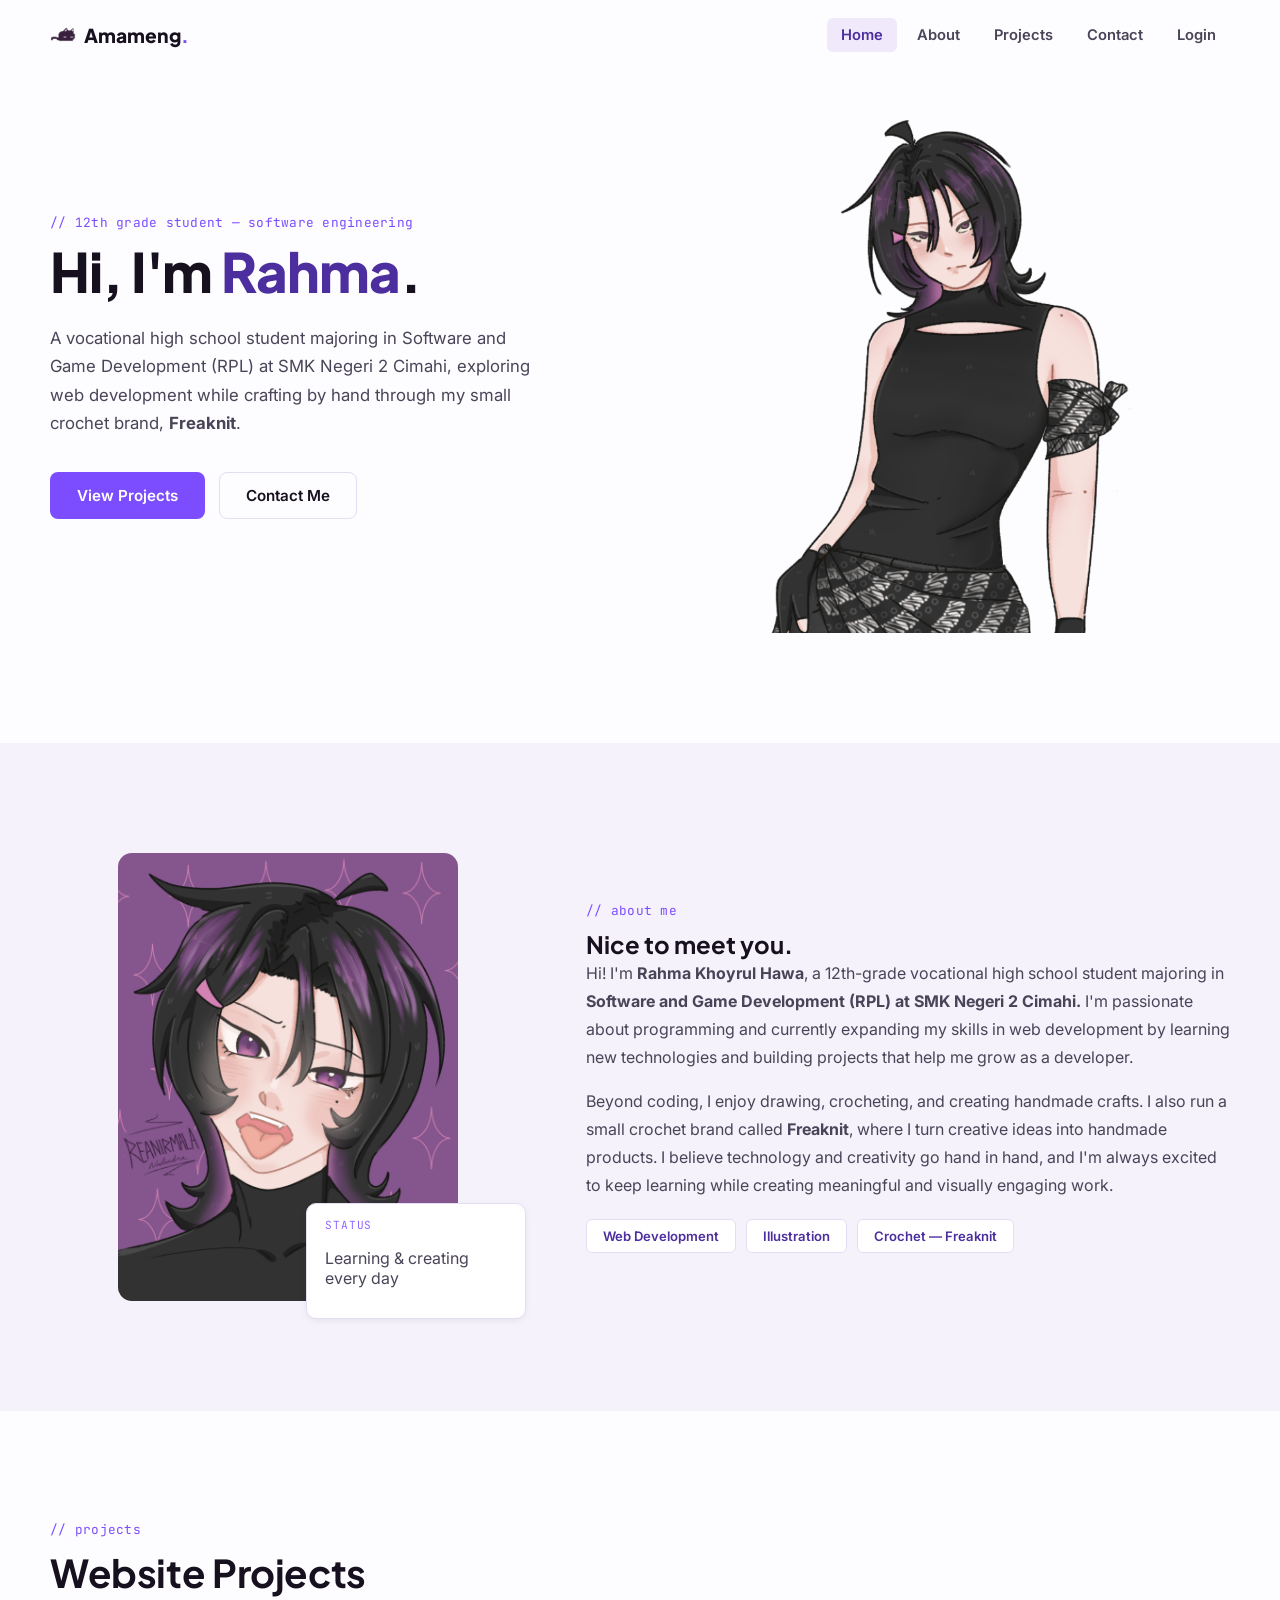
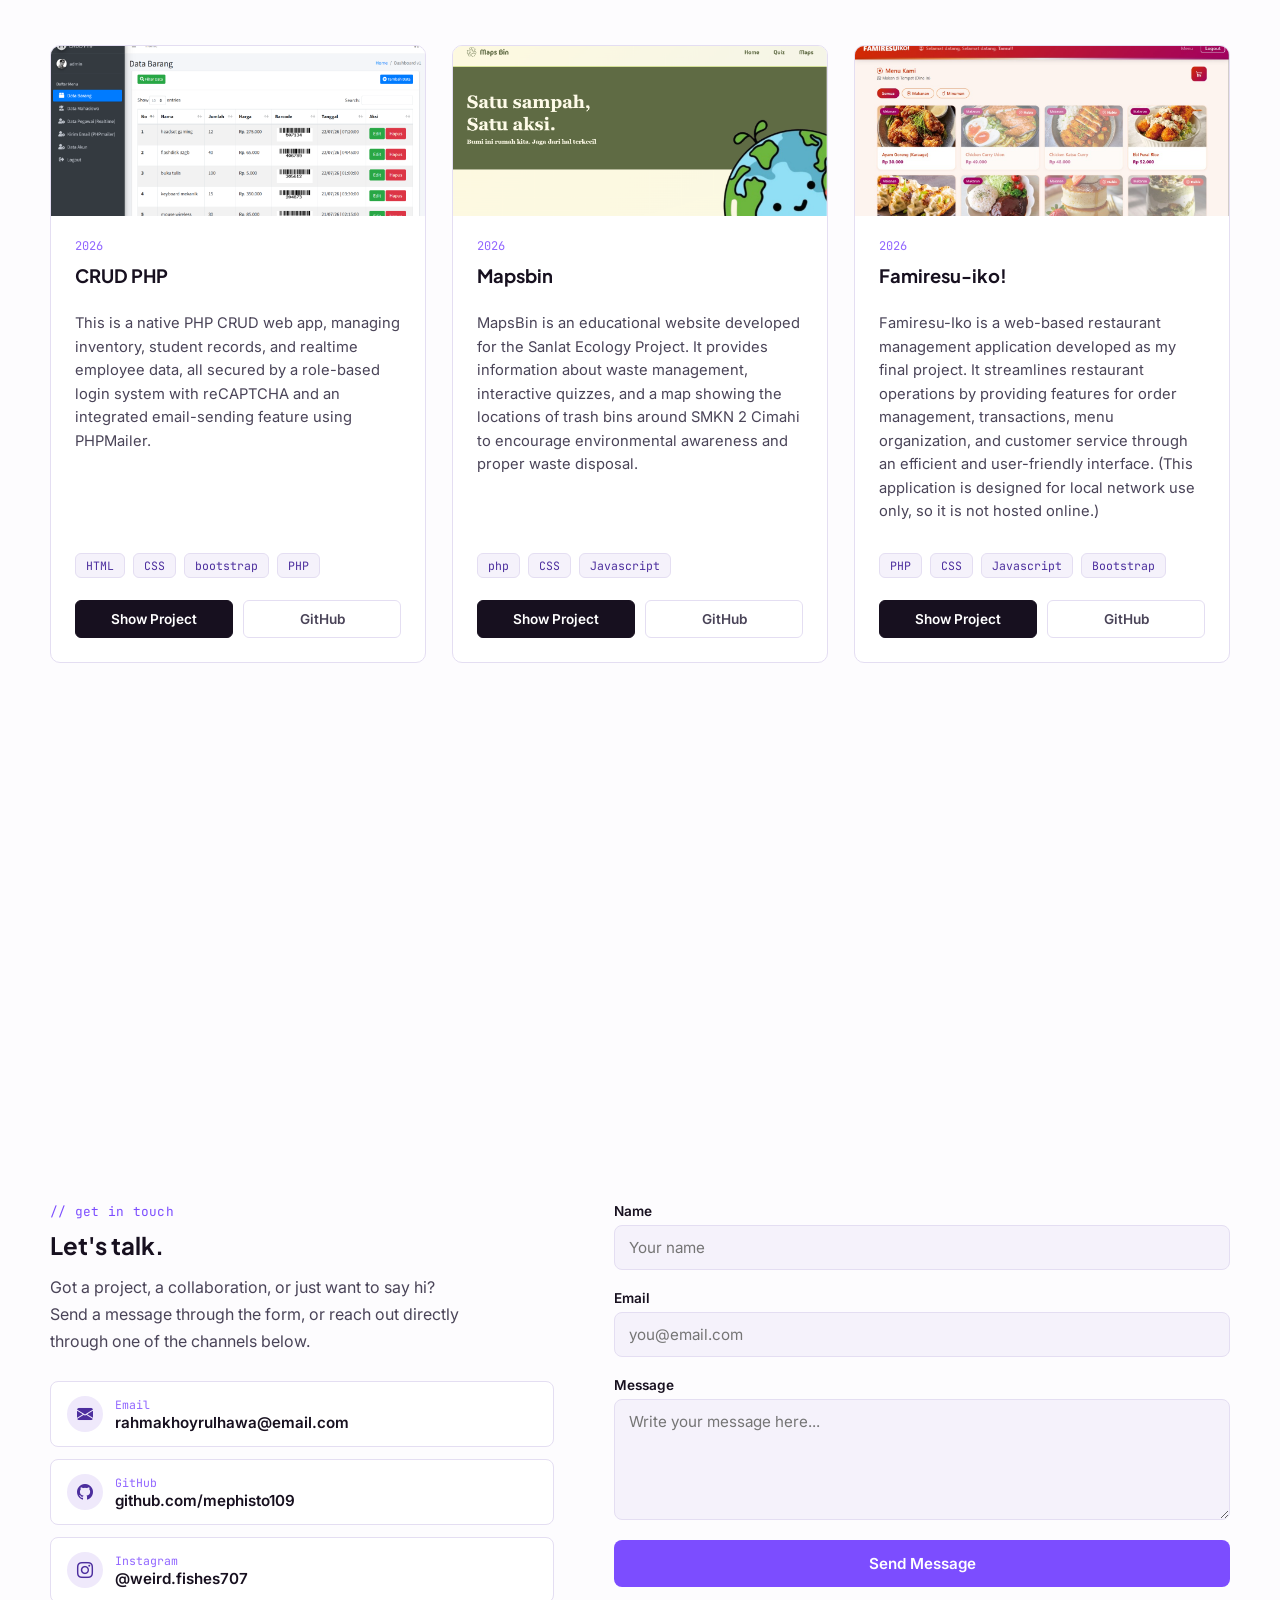
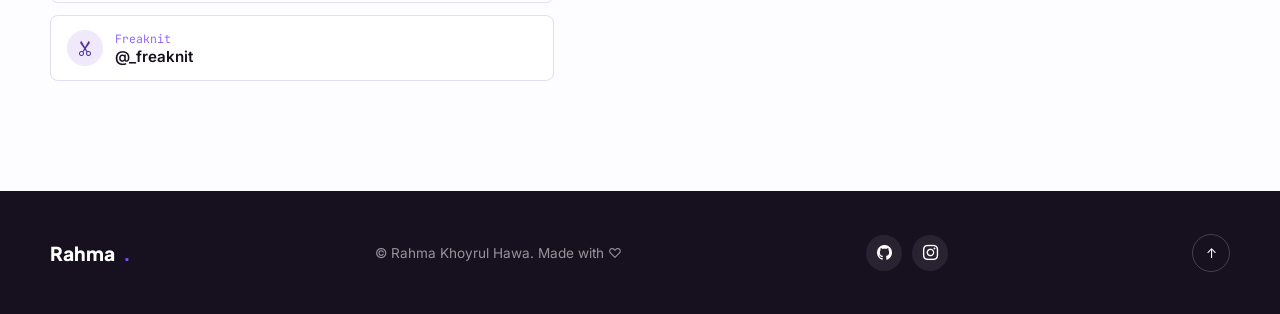
<file: index.html>
<!DOCTYPE html>
<html lang="en">

<head>
  <meta charset="UTF-8">
  <meta name="viewport" content="width=device-width, initial-scale=1.0">
  <title>Amameng</title>
  <link rel="icon" type="image/png" href="images/logo.png">
  <meta name="description" content="Personal portfolio — websites, illustration, and crochet.">

  <link rel="preconnect" href="https://fonts.googleapis.com">
  <link rel="preconnect" href="https://fonts.gstatic.com" crossorigin>
  <link
    href="https://fonts.googleapis.com/css2?family=Plus+Jakarta+Sans:wght@400;500;600;700;800&family=Inter:wght@400;500;600&family=JetBrains+Mono:wght@400;500&display=swap"
    rel="stylesheet">

  <!-- Bootstrap Icons -->
  <link rel="stylesheet" href="https://cdn.jsdelivr.net/npm/bootstrap-icons@1.11.3/font/bootstrap-icons.min.css">

  <link rel="stylesheet" href="css/style.css">
</head>

<body>

  <!-- ===== NAVBAR ===== -->
  <header class="navbar" id="navbar">
    <div class="nav-inner">
      <a href="#home" class="nav-logo">
        <img src="images/logo.png" alt="Amameng logo" class="nav-logo-img">
        <span>Amameng<span class="dot">.</span></span>
      </a>
      <nav class="nav-links" id="navLinks">
        <a href="#home" class="nav-link active" data-section="home">Home</a>
        <a href="#about" class="nav-link" data-section="about">About</a>
        <a href="#projects" class="nav-link" data-section="projects">Projects</a>
        <a href="#contact" class="nav-link" data-section="contact">Contact</a>
        <a href="https://rahmakhoyrul-crud-php.sao.dom.my.id/" class="nav-link" data-section="contact">Login</a>
      </nav>
      <button class="nav-toggle" id="navToggle" aria-label="Open menu" aria-expanded="false">
        <span></span><span></span><span></span>
      </button>
    </div>
  </header>

  <main>

    <!-- ===== HERO ===== -->
    <section class="hero" id="home">
      <div class="hero-inner">
        <div class="hero-text reveal">
          <p class="eyebrow">// 12th grade student — software engineering</p>
          <h1 class="hero-title">Hi, I'm <span class="grad-text">Rahma</span>.</h1>
          <p class="hero-desc">A vocational high school student majoring in Software and Game Development (RPL) at SMK
            Negeri 2 Cimahi, exploring web development while crafting by hand through my small crochet brand,
            <strong>Freaknit</strong>.
          </p>
          <div class="hero-actions">
            <a href="#projects" class="btn btn-primary">View Projects</a>
            <a href="#contact" class="btn btn-ghost">Contact Me</a>
          </div>
        </div>
        <div class="hero-visual reveal">
          <div class="hero-portrait">
            <img src="images/rahma-portrait.png" alt="Illustrated portrait of Rahma">
          </div>
        </div>
      </div>
      <!--<div class="scroll-cue" aria-hidden="true"><span></span></div>-->
    </section>

    <!-- ===== ABOUT ===== -->
    <section class="about" id="about">
      <div class="about-inner">
        <div class="about-visual reveal">
          <div class="about-photo">
            <div><img src="images/rahma-photo.png" alt="photo-desc" class="avatar-placeholder large"></div>
          </div>
          <div class="about-card-float">
            <p class="mono-label">status</p>
            <p>Learning &amp; creating every day </p>
          </div>
        </div>
        <div class="about-content reveal">
          <p class="eyebrow">// about me</p>
          <h2>Nice to meet you.</h2>
          <p class="about-text">
            Hi! I'm <strong>Rahma Khoyrul Hawa</strong>, a 12th-grade vocational high school student majoring in
            <strong>Software and Game
              Development (RPL) at SMK Negeri 2 Cimahi.</strong> I'm passionate about programming and currently
            expanding my skills
            in web development by learning new technologies and building projects that help me grow as a developer.
          </p>
          <p class="about-text">
            Beyond coding, I enjoy drawing, crocheting, and creating handmade crafts. I also run a small crochet brand
            called <strong>Freaknit</strong>, where I turn creative ideas into handmade products. I believe technology and creativity go
            hand in hand, and I'm always excited to keep learning while creating meaningful and visually engaging work.
          </p>
          <div class="about-tags">
            <span>Web Development</span>
            <!--<span>Game Development</span>-->
            <span>Illustration</span>
            <span>Crochet — Freaknit</span>
          </div>
        </div>
      </div>
    </section>

    <!-- ===== PROJECTS ===== -->
    <section class="projects" id="projects">
      <div class="section-head reveal">
        <p class="eyebrow">// projects</p>
        <h2>Website Projects</h2>
      </div>
      <div class="projects-grid" id="projectsGrid"></div>
    </section>

    <!-- ===== GALLERY ===== -->
    <section class="gallery gallery-removed" id="gallery" aria-hidden="true"></section>

    <!-- ===== CONTACT ===== -->
    <section class="contact" id="contact">
      <div class="contact-inner">
        <div class="contact-info reveal">
          <p class="eyebrow">// get in touch</p>
          <h2>Let's talk.</h2>
          <p class="contact-desc">Got a project, a collaboration, or just want to say hi? Send a message
            through the form, or reach out directly through one of the channels below.</p>
          <ul class="contact-links" id="contactLinks"></ul>
        </div>

        <form action="https://formspree.io/f/mrenarpj" method="post"   novalidate>
          <div class="field">
            <label for="name">Name</label>
            <input type="text" id="name" name="name" placeholder="Your name">
            <span class="error-msg" id="nameError"></span>
          </div>
          <div class="field">
            <label for="email">Email</label>
            <input type="email" id="email" name="email" placeholder="you@email.com">
            <span class="error-msg" id="emailError"></span>
          </div>
          <div class="field">
            <label for="message">Message</label>
            <textarea id="message" name="message" rows="5" placeholder="Write your message here..."></textarea>
            <span class="error-msg" id="messageError"></span>
          </div>
          <button type="submit" class="btn btn-primary btn-full">Send Message</button>
          <p class="form-success" id="formSuccess">Message sent! Thanks for reaching out 🤍</p>
        </form>
      </div>
    </section>

  </main>

  <!-- ===== FOOTER ===== -->
  <footer class="footer">
    <div class="footer-inner">
      <a href="#home" class="nav-logo">Rahma<span class="dot">.</span></a>
      <p class="footer-copy">&copy; <span id="year"></span> Rahma Khoyrul Hawa. Made with &#9825;</p>
      <div class="footer-social" id="footerSocial"></div>
      <button class="back-to-top" id="backToTop" aria-label="Back to top">&#8593;</button>
    </div>
  </footer>

  <script src="js/data.js"></script>
  <script src="js/main.js"></script>
</body>

</html>
</file>
<file: css/style.css>
/* =========================================================
   DESIGN TOKENS
   ========================================================= */
:root{
  /* colors */
  --ink:        #17101F;   /* near-black, purple-tinted */
  --ink-soft:   #4A4458;   /* body text */
  --purple-700: #4C2E9E;
  --purple-600: #7C4DFF;   /* primary */
  --purple-500: #9166FF;
  --purple-400: #A78BFA;
  --purple-100: #EFE9FB;
  --paper:      #FDFCFE;
  --paper-dim:  #F5F2FB;
  --line:       #E4DEF2;
  --white:      #FFFFFF;

  /* type */
  --font-display: 'Plus Jakarta Sans', sans-serif;
  --font-body:    'Inter', sans-serif;
  --font-mono:    'JetBrains Mono', monospace;

  /* layout */
  --max-w: 1180px;
  /* Radius dikecilin biar nggak kayak jelly/gelembung */
  --radius-lg: 14px;
  --radius-md: 10px;
  --radius-sm: 8px;
  /* Shadow dibikin satu lapis aja, lebih tipis, warnanya netral (bukan ungu nge-glow) */
  --shadow-soft: 0 6px 20px -8px rgba(23,16,31,0.14);
  --shadow-tiny: 0 2px 8px -2px rgba(23,16,31,0.10);
}

/* =========================================================
   RESET
   ========================================================= */
*, *::before, *::after{ box-sizing: border-box; }
html{ scroll-behavior: smooth; }
body{
  margin:0;
  font-family: var(--font-body);
  color: var(--ink-soft);
  background: var(--paper);
  overflow-x: hidden;
  -webkit-font-smoothing: antialiased;
}
img{ max-width:100%; display:block; }
a{ color:inherit; text-decoration:none; }
button{ font-family: inherit; cursor:pointer; }
h1,h2,h3{ font-family: var(--font-display); color: var(--ink); margin:0; }
ul{ list-style:none; margin:0; padding:0; }

@media (prefers-reduced-motion: reduce){
  *{ animation-duration: 0.01ms !important; transition-duration: 0.01ms !important; scroll-behavior:auto !important; }
}

:focus-visible{
  outline: 2px solid var(--purple-600);
  outline-offset: 3px;
  border-radius: 4px;
}

.eyebrow{
  font-family: var(--font-mono);
  font-size: 0.8rem;
  color: var(--purple-600);
  letter-spacing: 0.02em;
  margin: 0 0 10px;
}
.mono-label{
  font-family: var(--font-mono);
  font-size: 0.7rem;
  text-transform: uppercase;
  letter-spacing: 0.08em;
  color: var(--purple-500);
  margin: 0 0 4px;
}
/* Dulu ini gradient text (warnanya gradasi ungu), sekarang warna solid aja biar lebih clean */
.grad-text{
  color: var(--purple-700);
}

section{ position: relative; padding: 110px 24px; }
.section-head{ max-width: var(--max-w); margin: 0 auto 48px; }
.section-head h2{ font-size: clamp(1.7rem, 3.2vw, 2.4rem); font-weight: 700; letter-spacing: -0.01em; }
.section-head.light h2, .section-head.light .eyebrow{ color: var(--white); }
.section-head.light .eyebrow{ color: var(--purple-400); }

/* buttons */
.btn{
  display:inline-flex; align-items:center; justify-content:center;
  padding: 13px 26px; border-radius: 8px; font-weight:600; font-size:0.95rem;
  border:1px solid transparent; transition: background .2s ease, color .2s ease, border-color .2s ease;
}
/* Warna solid, tanpa shadow, tanpa naik-naik pas hover — cukup ganti warna aja */
.btn-primary{
  background: var(--purple-600);
  color: var(--white);
}
.btn-primary:hover{ background: var(--purple-700); }
.btn-ghost{
  background: transparent; color: var(--ink); border-color: var(--line);
}
.btn-ghost:hover{ border-color: var(--purple-600); color: var(--purple-600); }
.btn-full{ width:100%; }

/* =========================================================
   NAVBAR
   ========================================================= */
.navbar{
  position: fixed; top:0; left:0; right:0; z-index: 100;
  padding: 18px 24px;
  transition: background .35s ease, box-shadow .35s ease, padding .35s ease;
}
/* Dulu pakai kaca buram (backdrop-filter blur), sekarang background solid biasa aja */
.navbar.scrolled{
  padding: 12px 24px;
  background: var(--paper);
  box-shadow: var(--shadow-tiny);
  border-bottom: 1px solid var(--line);
}
.nav-inner{
  max-width: var(--max-w); margin:0 auto;
  display:flex; align-items:center; justify-content:space-between;
}
.nav-logo{
  display:inline-flex; align-items:center; gap:8px;
  font-family: var(--font-display); font-weight:800; font-size:1.2rem; color: var(--ink);
}
.nav-logo-img{
  width: 26px;
  height: 26px;
  object-fit: contain;
  display: block;
  flex-shrink: 0;
}
.nav-logo .dot{ color: var(--purple-600); }
.nav-links{ display:flex; gap: 6px; }
.nav-link{
  position:relative; padding: 8px 14px; font-size:0.92rem; font-weight:600; color: var(--ink-soft);
  border-radius: 6px; transition: color .2s ease, background .2s ease;
}
.nav-link:hover{ color: var(--purple-600); }
.nav-link.active{ color: var(--purple-700); background: var(--purple-100); }
.nav-toggle{
  display:none; flex-direction:column; gap:5px; background:none; border:none; padding:8px;
}
.nav-toggle span{ width:22px; height:2px; background: var(--ink); border-radius:2px; transition: all .3s ease; }
.nav-toggle.open span:nth-child(1){ transform: translateY(7px) rotate(45deg); }
.nav-toggle.open span:nth-child(2){ opacity:0; }
.nav-toggle.open span:nth-child(3){ transform: translateY(-7px) rotate(-45deg); }

/* =========================================================
   HERO
   ========================================================= */
.hero{
  min-height: 80vh;
  display:flex; align-items:center;
  padding-top: 100px;
}
.hero-inner{
  max-width: var(--max-w); margin:0 auto; width:100%;
  display:grid; grid-template-columns: 1.1fr 0.9fr; gap: 40px; align-items:center;
}
.hero-title{
  font-size: clamp(2.1rem, 5vw, 3.4rem); font-weight:800; line-height:1.12; letter-spacing:-0.02em;
  margin: 0 0 22px;
}
.hero-desc{ max-width: 480px; font-size:1.05rem; line-height:1.7; margin-bottom: 34px; }
.hero-actions{ display:flex; gap:14px; flex-wrap:wrap; }

.hero-visual{ position:relative; display:flex; align-items:center; justify-content:center; }
.hero-portrait{
  position:relative; width: 552px; max-width: 90vw;
}
.hero-portrait img{ width:300%; height:auto; display:block; }

.avatar-placeholder{
  width:100%; height:100%; border-radius: 50%;
  background: var(--purple-600);
  display:flex; align-items:center; justify-content:center;
  border: 4px solid var(--line);
}
.avatar-placeholder span{ font-family: var(--font-display); font-weight:800; font-size:3rem; color:var(--white); }

.scroll-cue{
  position:absolute; bottom: 28px; left:50%; transform: translateX(-50%);
  width:24px; height:38px; border:2px solid var(--purple-400); border-radius: 14px;
}
.scroll-cue span{
  position:absolute; top:6px; left:50%; width:4px; height:8px; background: var(--purple-600);
  border-radius: 2px; transform: translateX(-50%); animation: cueMove 1.6s ease infinite;
}
@keyframes cueMove{ 0%{ opacity:1; top:6px;} 100%{ opacity:0; top:18px; } }

/* =========================================================
   FEATURED + PROJECTS (cards)
   ========================================================= */
.projects-grid{
  max-width: var(--max-w); margin:0 auto;
  display:grid; grid-template-columns: repeat(3, 1fr); gap: 26px;
}
.project-card{
  background: var(--white); border:1px solid var(--line); border-radius: var(--radius-md);
  overflow:hidden;
  transition: border-color .2s ease;
  display:flex; flex-direction:column;
}
.project-card:hover{ border-color: var(--purple-400); }
/* Dulu ada efek radial glow di dalam kotak thumbnail, sekarang warna solid rata aja */
.project-thumb{
  height: 170px; display:flex; align-items:center; justify-content:center;
  font-size: 3rem; color: var(--purple-600);
  background: var(--paper-dim);
  overflow: hidden;
}
.project-thumb img{
  width: 100%; height: 100%; object-fit: cover; display: block;
}
.project-body{ padding: 22px 24px 24px; display:flex; flex-direction:column; gap:10px; flex:1; }
.project-body h3{ font-size:1.15rem; font-weight:700; }
.project-year{ font-family: var(--font-mono); font-size:0.75rem; color: var(--purple-500); }
.project-desc{ font-size:0.92rem; line-height:1.6; flex:1; }
.project-stack{ display:flex; flex-wrap:wrap; gap:8px; margin: 4px 0 6px; }
.project-stack span{
  font-family: var(--font-mono); font-size:0.72rem; padding: 4px 10px; border-radius: 6px;
  background: var(--paper-dim); color: var(--purple-700); border: 1px solid var(--line);
}
.project-actions{ display:flex; gap:10px; margin-top:6px; }
.project-actions a{
  flex:1; text-align:center; padding: 10px 14px; border-radius: 6px; font-size:0.85rem; font-weight:600;
  border:1px solid var(--line); transition: background .2s ease, border-color .2s ease, color .2s ease;
}
.project-actions a.demo{ background: var(--ink); color: var(--white); border-color: var(--ink); }
.project-actions a.demo:hover{ background: var(--purple-600); border-color: var(--purple-600); }
.project-actions a.code:hover{ border-color: var(--purple-600); color: var(--purple-600); }

/* =========================================================
   ABOUT
   ========================================================= */
.about{ background: var(--paper-dim); }
.about-inner{
  max-width: var(--max-w); margin:0 auto;
  display:grid; grid-template-columns: 0.85fr 1.15fr; gap: 60px; align-items:center;
}
.about-visual{ position:relative; }
.about-photo{ width:100%; aspect-ratio: 1/1; max-width:340px; margin:0 auto; position:relative; }
.about-photo .avatar-placeholder{ border-radius: var(--radius-lg); border-width:0; }
.about-card-float{
  position:absolute; bottom: -18px; right: 0; background: var(--white);
  border:1px solid var(--line);
  padding: 14px 18px; border-radius: var(--radius-md); box-shadow: var(--shadow-tiny);
  max-width: 220px;
}
.about-text{ line-height:1.75; margin: 0 0 16px; font-size:1rem; }
.about-tags{ display:flex; flex-wrap:wrap; gap:10px; margin-top: 20px; }
.about-tags span{
  font-size:0.82rem; font-weight:600; padding: 8px 16px; border-radius:6px;
  background: var(--white); border:1px solid var(--line); color: var(--purple-700);
}

/* =========================================================
   GALLERY / CAROUSEL
   ========================================================= */
.gallery{ background: linear-gradient(180deg, var(--ink), #241a33); padding: 64px 24px; }
.gallery.gallery-removed{
  min-height: 320px;
  padding: 0;
  background: transparent;
}
.gallery .section-head{ margin-bottom: 26px; }
.carousel{
  position:relative; max-width: 560px; margin: 0 auto; aspect-ratio: 4/3;
  border-radius: var(--radius-md); overflow:hidden;
  border: 1px solid rgba(255,255,255,0.15);
}
.carousel-track{
  display:flex; height:100%; transition: transform .6s cubic-bezier(.65,0,.35,1);
}
/* Background gradient diganti warna solid, lebih tenang di mata */
.carousel-slide{
  min-width:100%; height:100%; position:relative;
  display:flex; align-items:center; justify-content:center;
  background: var(--purple-700);
  flex-direction:column; gap:10px;
}
.carousel-slide .slide-icon{ font-size: 4.2rem; }
.carousel-caption{
  position:absolute; left:0; right:0; bottom:0; padding: 20px 26px;
  background: linear-gradient(0deg, rgba(0,0,0,0.55), transparent);
  color: var(--white); text-align:left;
}
.carousel-caption .cat{ font-family: var(--font-mono); font-size:0.72rem; color: var(--purple-400); }
.carousel-caption h4{ font-family: var(--font-display); font-weight:700; font-size:1.05rem; margin:2px 0 0; color: var(--white); }

.carousel-btn{
  position:absolute; top:50%; transform: translateY(-50%);
  width:44px; height:44px; border-radius:50%; border:none;
  background: rgba(255,255,255,0.15); color: var(--white); font-size:1.1rem;
  backdrop-filter: blur(6px); transition: background .25s ease, transform .25s ease;
}
.carousel-btn:hover{ background: rgba(255,255,255,0.3); }
.carousel-btn.prev{ left:16px; }
.carousel-btn.next{ right:16px; }

.carousel-dots{
  display:flex; gap:8px; justify-content:center; margin-top: 16px;
}
.carousel-dots button{
  width:8px; height:8px; border-radius:50%; border:none; background: rgba(255,255,255,0.3);
  transition: background .25s ease, width .25s ease;
}
.carousel-dots button.active{ background: var(--purple-400); width:22px; border-radius:6px; }

/* =========================================================
   CONTACT
   ========================================================= */
.contact-inner{
  max-width: var(--max-w); margin:0 auto;
  display:grid; grid-template-columns: 0.9fr 1.1fr; gap: 60px;
}
.contact-desc{ line-height:1.7; margin: 14px 0 26px; max-width:420px; }
.contact-links{ display:flex; flex-direction:column; gap:12px; }
.contact-links li a{
  display:flex; align-items:center; gap:12px; padding: 14px 16px; border-radius: var(--radius-sm);
  border:1px solid var(--line); background: var(--white); transition: border-color .2s ease;
}
.contact-links li a:hover{ border-color: var(--purple-500); }
.contact-links .ic{ width:36px; height:36px; border-radius:50%; background: var(--purple-100); color: var(--purple-700);
  display:flex; align-items:center; justify-content:center; font-size:1rem; flex-shrink:0; }
.contact-links .label{ font-size:0.72rem; color: var(--purple-500); font-family: var(--font-mono); display:block; }
.contact-links .value{ font-weight:600; color: var(--ink); font-size:0.95rem; }

.contact-form{
  background: var(--white); border:1px solid var(--line); border-radius: var(--radius-md);
  padding: 34px; display:flex; flex-direction:column; gap:18px;
}
.field{ display:flex; flex-direction:column; gap:6px; }
.field label{ font-size:0.85rem; font-weight:600; color: var(--ink); }
.field input, .field textarea{
  font-family: inherit; font-size:0.95rem; padding: 12px 14px; border-radius: var(--radius-sm);
  border:1px solid var(--line); background: var(--paper-dim); color: var(--ink); resize:vertical;
  transition: border-color .25s ease, box-shadow .25s ease;
}
.field input:focus, .field textarea:focus{ border-color: var(--purple-500); box-shadow: 0 0 0 3px rgba(124,77,255,0.15); outline:none; }
.field.invalid input, .field.invalid textarea{ border-color:#E0568C; }
.error-msg{ font-size:0.78rem; color:#D3457C; min-height:14px; }
.form-success{
  display:none; text-align:center; color: var(--purple-700); font-weight:600; font-size:0.9rem;
  background: var(--purple-100); padding: 10px; border-radius: var(--radius-sm);
}
.form-success.show{ display:block; }

/* =========================================================
   FOOTER
   ========================================================= */
.footer{ background: var(--ink); padding: 40px 24px; }
.footer-inner{
  max-width: var(--max-w); margin:0 auto;
  display:flex; align-items:center; justify-content:space-between; flex-wrap:wrap; gap: 18px;
}
.footer .nav-logo{ color: var(--white); }
.footer-copy{ color: rgba(255,255,255,0.55); font-size:0.85rem; }
.footer-social{ display:flex; gap:10px; }
.footer-social a{
  width:36px; height:36px; border-radius:50%; background: rgba(255,255,255,0.08); color: var(--white);
  display:flex; align-items:center; justify-content:center; font-size:0.95rem; transition: background .2s ease;
}
.footer-social a:hover{ background: var(--purple-600); }
.back-to-top{
  width:38px; height:38px; border-radius:50%; border:1px solid rgba(255,255,255,0.2); background:none; color: var(--white);
  transition: background .2s ease, border-color .2s ease;
}
.back-to-top:hover{ background: var(--purple-600); border-color: var(--purple-600); }

/* =========================================================
   REVEAL ANIMATIONS
   ========================================================= */
.reveal{ opacity:0; transform: translateY(26px); transition: opacity .8s ease, transform .8s ease; }
.reveal.in-view{ opacity:1; transform: translateY(0); }

/* =========================================================
   RESPONSIVE
   ========================================================= */
@media (max-width: 980px){
  .hero-inner{ grid-template-columns:1fr; text-align:center; }
  .hero-desc{ margin-left:auto; margin-right:auto; }
  .hero-actions{ justify-content:center; }
  .hero-visual{ order:-1; }
  .about-inner{ grid-template-columns:1fr; }
  .about-visual{ max-width:340px; margin:0 auto; }
  .contact-inner{ grid-template-columns:1fr; }
  .projects-grid{ grid-template-columns: repeat(2,1fr); }
}

@media (max-width: 720px){
  .nav-links{
    position:fixed; top:64px; left:16px; right:16px;
    background: rgba(253,252,254,0.98); border:1px solid var(--line);
    border-radius: var(--radius-md); flex-direction:column; padding: 12px;
    box-shadow: var(--shadow-soft);
    transform-origin: top; transform: scaleY(0); opacity:0; pointer-events:none;
    transition: transform .3s ease, opacity .3s ease;
  }
  .nav-links.open{ transform: scaleY(1); opacity:1; pointer-events:auto; }
  .nav-toggle{ display:flex; }
  .projects-grid{ grid-template-columns: 1fr; }
  section{ padding: 80px 18px; }
  .contact-form{ padding: 24px; }
}

@media (max-width: 480px){
  .avatar-frame{ width:200px; height:200px; }
  .carousel{ aspect-ratio: 3/4; }
}
</file>
